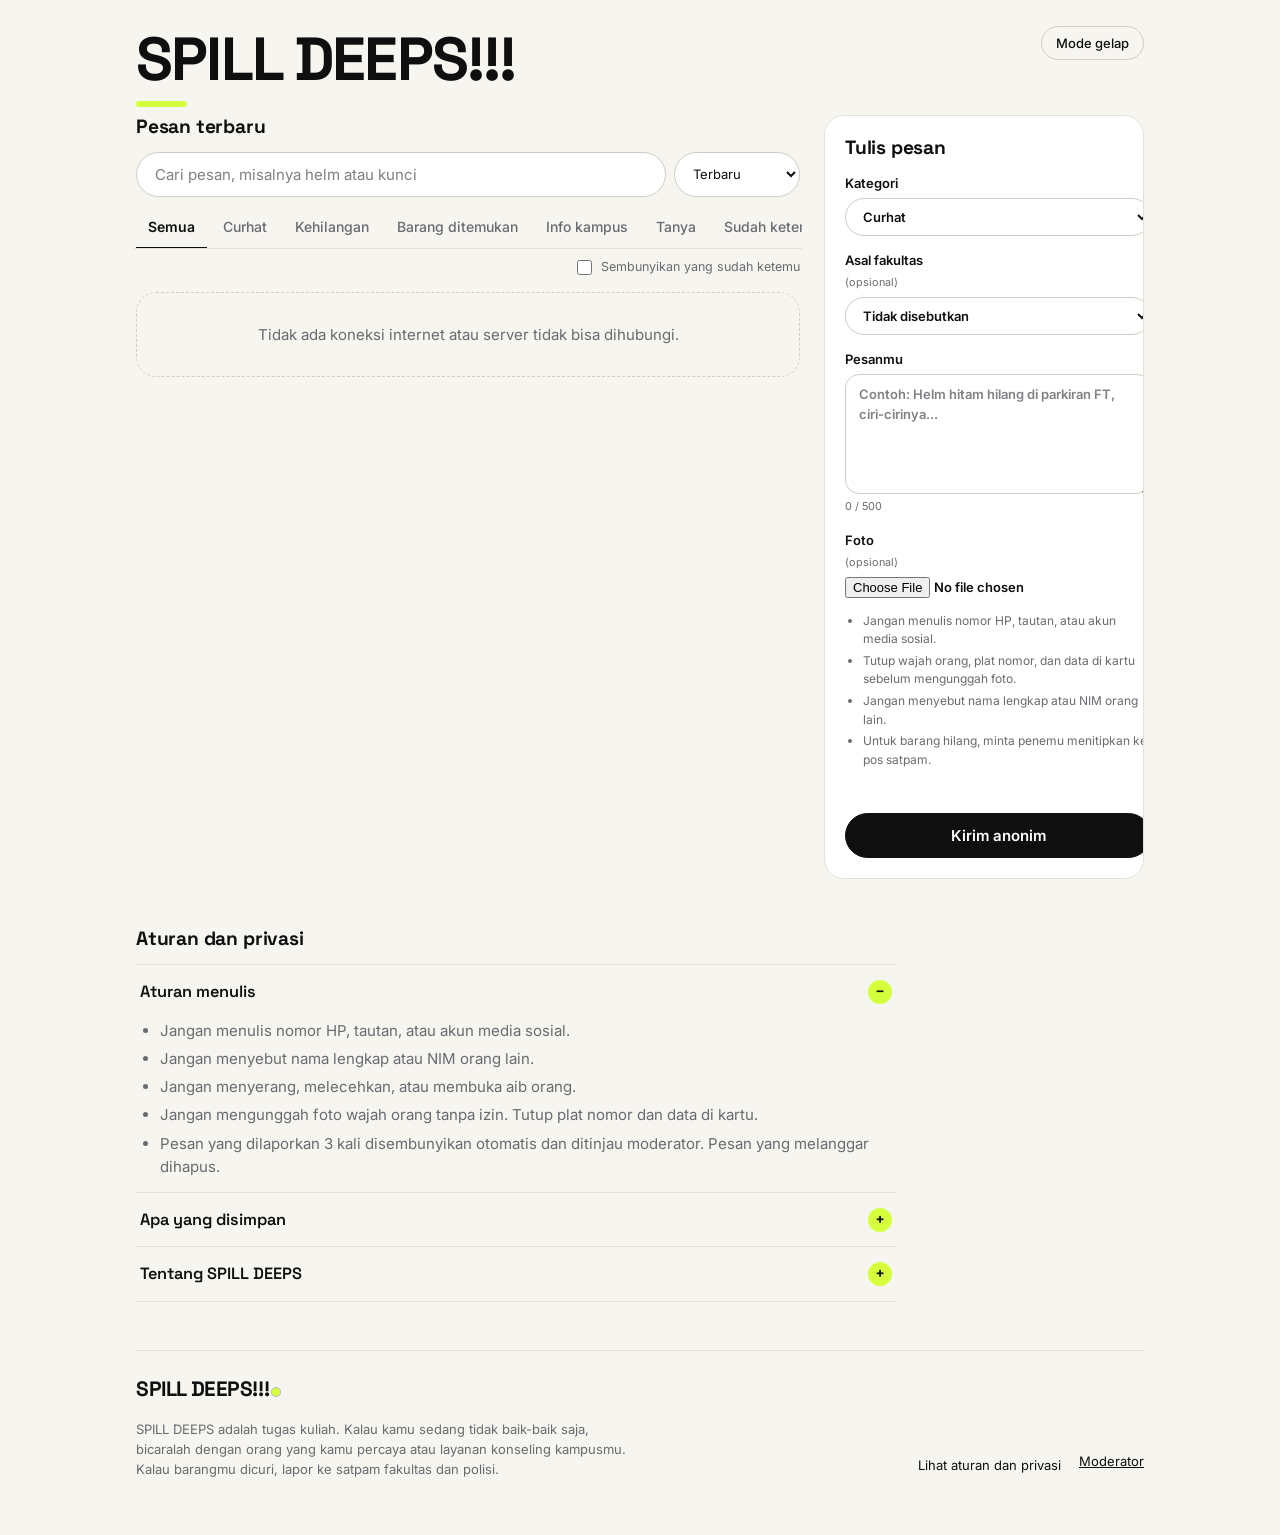
<file: index.html>
<!doctype html>
<html lang="id">
<head>
<meta charset="utf-8">
<meta name="viewport" content="width=device-width, initial-scale=1">
<meta name="color-scheme" content="light dark">
<meta name="theme-color" content="#f6f5f0" media="(prefers-color-scheme: light)">
<meta name="theme-color" content="#09090a" media="(prefers-color-scheme: dark)">
<meta name="description" content="Papan pesan anonim sekitar kampus: curhat, cari barang hilang, info, dan tanya-tanya tanpa menyebut nama.">
<meta property="og:type" content="website">
<meta property="og:title" content="Mading Anon">
<meta property="og:description" content="Curhat, cari barang hilang, dan tanya-tanya soal kampus tanpa menyebut nama.">
<link rel="icon" href="data:image/svg+xml,%3Csvg xmlns='http://www.w3.org/2000/svg' viewBox='0 0 64 64'%3E%3Crect width='64' height='64' rx='12' fill='%230f0f10'/%3E%3Cpath d='M14 46V18h8l10 14 10-14h8v28h-8V32L32 46 22 32v14z' fill='%23d4ff3a'/%3E%3C/svg%3E">
<title>Mading Anon</title>
<link rel="preconnect" href="https://fonts.googleapis.com">
<link rel="preconnect" href="https://fonts.gstatic.com" crossorigin>
<link href="https://fonts.googleapis.com/css2?family=Space+Grotesk:wght@600;700&family=Inter:wght@400;500;600&family=DM+Mono:wght@500&display=swap" rel="stylesheet">
<link rel="stylesheet" href="style.css">
<script>try { var t = localStorage.getItem("madinganon.theme"); if (t) document.documentElement.setAttribute("data-theme", JSON.parse(t)); } catch (e) {}</script>
</head>
<body>
<div class="bar" aria-hidden="true"></div>
<div class="wrap">
  <header class="top">
    <button type="button" class="themebtn" id="themeBtn" aria-pressed="false">Mode gelap</button>
    <h1>SPILL DEEPS!!!</h1>
  </header>

  <div class="layout">
    <main>
      <h2 class="panel-title">Pesan terbaru</h2>
      <div class="toolbar">
        <input type="search" id="q" class="search" placeholder="Cari pesan, misalnya helm atau kunci" aria-label="Cari pesan">
        <select id="sortBy" class="sortsel" aria-label="Urutkan pesan">
          <option value="new">Terbaru</option>
          <option value="relate">Paling relate</option>
        </select>
      </div>
      <div class="filters" id="catFilters" role="group" aria-label="Filter kategori"></div>
      <label class="chk"><input type="checkbox" id="hideDone"> Sembunyikan yang sudah ketemu</label>
      <ul class="list" id="list"></ul>
    </main>

    <aside class="formbox" id="formbox" aria-label="Tulis pesan">
      <div class="sheet-head">
        <h2 class="panel-title">Tulis pesan</h2>
        <button type="button" class="sheet-close" id="sheetClose" aria-label="Tutup form">&times;</button>
      </div>
      <form id="postForm" novalidate>
        <label for="fCat">Kategori
          <select id="fCat"></select>
        </label>
        <label for="fFak">Asal fakultas <small>(opsional)</small>
          <select id="fFak"></select>
        </label>
        <label for="fMsg">Pesanmu
          <textarea id="fMsg" maxlength="500" placeholder="Contoh: Helm hitam hilang di parkiran FT, ciri-cirinya..."></textarea>
          <small id="counter">0 / 500</small>
        </label>
        <label for="fPhoto">Foto <small>(opsional)</small>
          <input type="file" id="fPhoto" accept="image/*">
        </label>
        <div class="pvwrap" id="pvwrap" hidden>
          <img id="preview" class="preview" alt="Pratinjau foto yang akan dikirim">
          <button type="button" class="link" id="rmPhoto">Hapus foto</button>
        </div>
        <ul class="rules">
          <li>Jangan menulis nomor HP, tautan, atau akun media sosial.</li>
          <li>Tutup wajah orang, plat nomor, dan data di kartu sebelum mengunggah foto.</li>
          <li>Jangan menyebut nama lengkap atau NIM orang lain.</li>
          <li>Untuk barang hilang, minta penemu menitipkan ke pos satpam.</li>
        </ul>
        <p class="err" id="formErr" role="alert"></p>
        <button class="btn" type="submit">Kirim anonim</button>
      </form>
    </aside>
  </div>

  <section class="aturan" id="aturan">
    <h2 class="panel-title">Aturan dan privasi</h2>
    <details open>
      <summary>Aturan menulis</summary>
      <ul>
        <li>Jangan menulis nomor HP, tautan, atau akun media sosial.</li>
        <li>Jangan menyebut nama lengkap atau NIM orang lain.</li>
        <li>Jangan menyerang, melecehkan, atau membuka aib orang.</li>
        <li>Jangan mengunggah foto wajah orang tanpa izin. Tutup plat nomor dan data di kartu.</li>
        <li>Pesan yang dilaporkan 3 kali disembunyikan otomatis dan ditinjau moderator. Pesan yang melanggar dihapus.</li>
      </ul>
    </details>
    <details>
      <summary>Apa yang disimpan</summary>
      <ul>
        <li>Tidak ada akun dan tidak ada login. Kode "Anon #xxxx" dibuat acak dan tidak terkait identitasmu.</li>
        <li>Pesan, balasan, dan foto disimpan di database server supaya bisa dilihat semua orang. Foto diperkecil dan data lokasi di dalamnya dihapus.</li>
        <li>Alamat IP tidak disimpan apa adanya. Hanya versi acaknya (hash) yang dipakai untuk membatasi jumlah kiriman dan laporan.</li>
        <li>Pesanmu hanya bisa kamu hapus dari browser yang sama dengan yang kamu pakai untuk mengirimnya, karena tidak ada akun.</li>
      </ul>
    </details>
    <details>
      <summary>Tentang SPILL DEEPS</summary>
      <p>SPILL DEEPS adalah tugas kuliah dan tidak berafiliasi dengan universitas, fakultas, atau akun menfess mana pun. Untuk kehilangan karena pencurian atau kejadian serius, lapor langsung ke satpam fakultas atau pihak berwenang.</p>
    </details>
  </section>

  <footer>
    <div class="wordmark" aria-hidden="true">SPILL DEEPS!!!</div>
    <div class="footcols">
      <p>SPILL DEEPS adalah tugas kuliah. Kalau kamu sedang tidak baik-baik saja, bicaralah dengan orang yang kamu percaya atau layanan konseling kampusmu. Kalau barangmu dicuri, lapor ke satpam fakultas dan polisi.</p>
      <p class="footlinks"><button type="button" class="link" id="rulesBtn">Lihat aturan dan privasi</button><a href="moderator.html">Moderator</a></p>
    </div>
  </footer>
</div>
<button type="button" class="fab" id="fab" aria-haspopup="dialog" aria-controls="formbox"><span aria-hidden="true">+</span> Tulis pesan</button>
<div class="backdrop" id="backdrop" hidden></div>
<div class="toast" id="toast" hidden></div>
<script src="config.js"></script>
<script src="shared.js"></script>
<script src="script.js"></script>
</body>
</html>
</file>
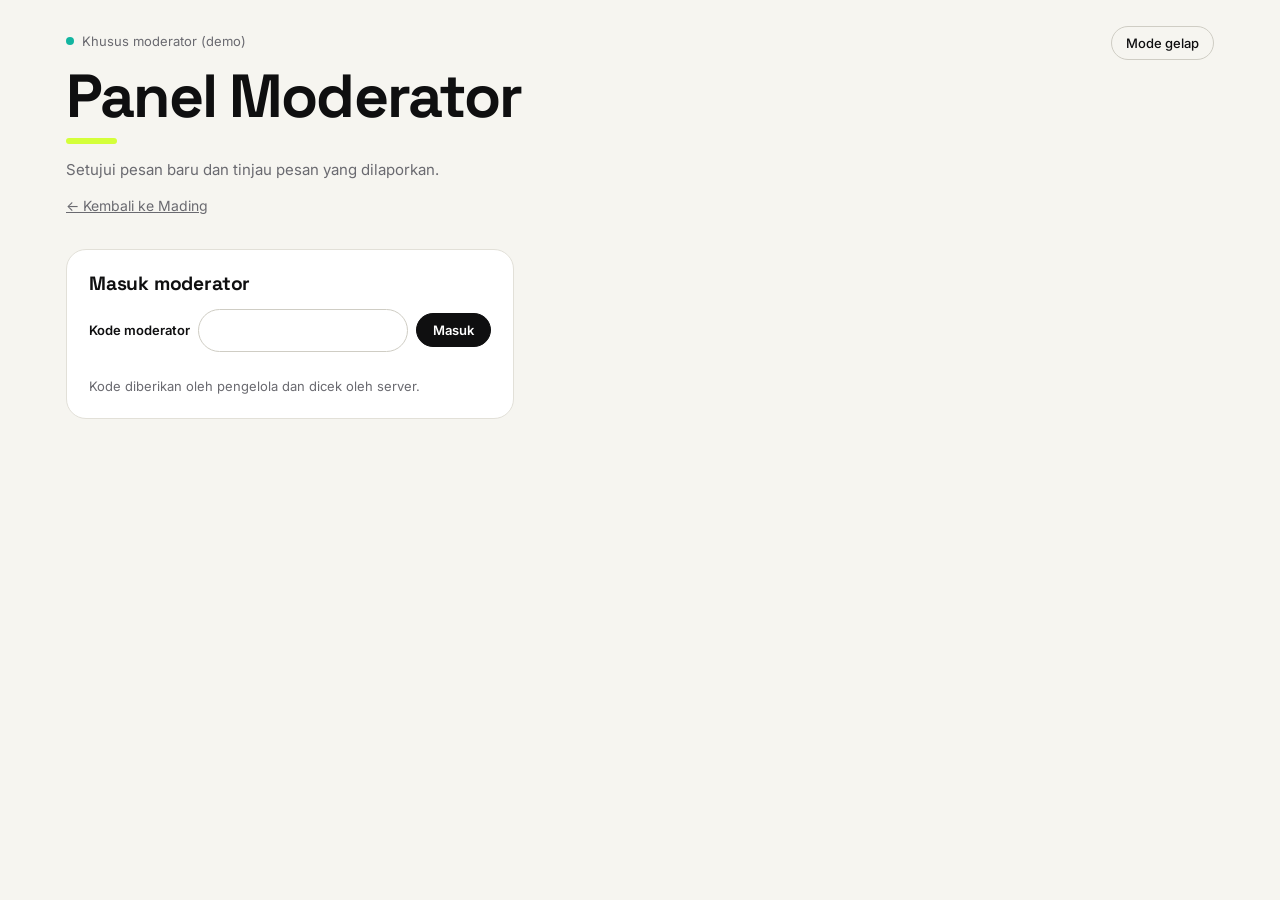
<file: moderator.html>
<!doctype html>
<html lang="id">
<head>
<meta charset="utf-8">
<meta name="viewport" content="width=device-width, initial-scale=1">
<meta name="color-scheme" content="light dark">
<meta name="robots" content="noindex">
<title>Panel Moderator</title>
<link rel="preconnect" href="https://fonts.googleapis.com">
<link rel="preconnect" href="https://fonts.gstatic.com" crossorigin>
<link href="https://fonts.googleapis.com/css2?family=Space+Grotesk:wght@600;700&family=Inter:wght@400;500;600&family=DM+Mono:wght@500&display=swap" rel="stylesheet">
<link rel="stylesheet" href="style.css">
<script>try { var t = localStorage.getItem("madinganon.theme"); if (t) document.documentElement.setAttribute("data-theme", JSON.parse(t)); } catch (e) {}</script>
</head>
<body class="modpage">
<div class="bar" aria-hidden="true"></div>
<div class="wrap">
  <header class="top">
    <div class="topactions">
      <button type="button" class="themebtn" id="themeBtn" aria-pressed="false">Mode gelap</button>
      <button type="button" class="themebtn" id="logoutBtn" hidden>Keluar</button>
    </div>
    <div class="city">Khusus moderator (demo)</div>
    <h1>Panel Moderator</h1>
    <p>Setujui pesan baru dan tinjau pesan yang dilaporkan.</p>
    <p class="backlink"><a href="index.html">← Kembali ke Mading</a></p>
  </header>

  <section class="gate" id="gate">
    <h2 class="panel-title">Masuk moderator</h2>
    <form class="modlogin" id="modLogin">
      <label for="modCode">Kode moderator</label>
      <input type="password" id="modCode" autocomplete="off" maxlength="40">
      <button type="submit" class="btn small">Masuk</button>
      <p class="err" id="modErr" role="alert"></p>
    </form>
    <p class="mempty">Kode diberikan oleh pengelola dan dicek oleh server.</p>
  </section>

  <section id="dash" hidden>
    <div class="mstats" id="mstats"></div>
    <div class="mcols">
      <section>
        <h2 class="panel-title" id="pendTitle">Menunggu persetujuan</h2>
        <ul class="mlist" id="pendList"></ul>
      </section>
      <section>
        <h2 class="panel-title" id="repTitle">Dilaporkan</h2>
        <ul class="mlist" id="repList"></ul>
      </section>
    </div>
    <p class="mempty note-data">Daftar ini diperbarui otomatis tiap 20 detik dan memuat pesan dari semua pengunjung.</p>
  </section>
</div>
<div class="toast" id="toast" hidden></div>
<script src="config.js"></script>
<script src="shared.js"></script>
<script src="moderator.js"></script>
</body>
</html>
</file>
<file: style.css>
/* Tampilan: timeline ala media sosial. Satu feed bergaris tipis, avatar bulat, tab kategori.
   Ciri khasnya: hitam-putih bersih dengan satu warna stabilo hijau neon (lime) dan huruf Space Grotesk.
   Layout: feed di kiri, form tulis pesan di kanan (menumpuk di layar kecil). */
:root {
  --bg: #f6f5f0;
  --panel: #ffffff;
  --field-bg: #ffffff;
  --ink: #0f0f10;
  --muted: #6a6a70;
  --strong: #0f0f10;
  --line: #e2e0d8;
  --field-line: #cfcdc4;
  --accent: #d4ff3a;
  --accent-ink: #0f0f10;
  --btn-bg: #0f0f10;
  --btn-fg: #ffffff;
  --focus: #0f0f10;
  --danger: #c7260b;
  --notice-bg: #fffbd6;
  --ok-bg: #dcf5e6; --ok-fg: #0b6b45;
  --warn-bg: #ffe9c2; --warn-fg: #8f4300;
  --bad-bg: #ffdcd3; --bad-fg: #a8200a;
  --d-curhat: #ff4f8b; --d-kehilangan: #ff8a1f; --d-ditemukan: #12b5a0; --d-info: #3b82f6; --d-tanya: #8b5cf6;
  --font-display: "Space Grotesk", "Segoe UI", system-ui, sans-serif;
  --font-body: "Inter", "Segoe UI", system-ui, sans-serif;
  --font-mono: "DM Mono", ui-monospace, monospace;
  color-scheme: light;
}
@media (prefers-color-scheme: dark) {
  :root:not([data-theme="light"]) {
    --bg: #09090a; --panel: #121214; --field-bg: #0b0b0c; --ink: #f3f3ef; --muted: #9a9aa3; --strong: #f3f3ef;
    --line: #26262b; --field-line: #3a3a41; --accent: #d4ff3a; --accent-ink: #0b0b0c;
    --btn-bg: #d4ff3a; --btn-fg: #0b0b0c; --focus: #d4ff3a;
    --danger: #ff9a86; --notice-bg: #24240f;
    --ok-bg: #123624; --ok-fg: #7fe0aa; --warn-bg: #4a3410; --warn-fg: #ffc971; --bad-bg: #4d1d18; --bad-fg: #ffb0a6;
    color-scheme: dark;
  }
}
:root[data-theme="dark"] {
  --bg: #09090a; --panel: #121214; --field-bg: #0b0b0c; --ink: #f3f3ef; --muted: #9a9aa3; --strong: #f3f3ef;
  --line: #26262b; --field-line: #3a3a41; --accent: #d4ff3a; --accent-ink: #0b0b0c;
  --btn-bg: #d4ff3a; --btn-fg: #0b0b0c; --focus: #d4ff3a;
  --danger: #ff9a86; --notice-bg: #24240f;
  --ok-bg: #123624; --ok-fg: #7fe0aa; --warn-bg: #4a3410; --warn-fg: #ffc971; --bad-bg: #4d1d18; --bad-fg: #ffb0a6;
  color-scheme: dark;
}

* { box-sizing: border-box; }
[hidden] { display: none !important; }
body { margin: 0; background: var(--bg); color: var(--ink); font-family: var(--font-body); font-size: 15px; line-height: 1.55; }
.wrap { max-width: 1040px; margin-inline: auto; padding-inline: 16px; padding-block: 0 56px; }
.modpage .wrap { max-width: 1180px; }
h1, h2, h3 { font-family: var(--font-display); font-weight: 700; margin: 0; text-wrap: balance; }
button, input, select, textarea { font: inherit; color: inherit; }
:focus-visible { outline: 2px solid var(--focus); outline-offset: 2px; }
a { color: inherit; }
.bar { display: none; }

/* header */
.top { position: relative; padding-block: 28px 8px; }
.top h1 { font-size: clamp(2.4rem, 8vw, 3.8rem); line-height: 1.05; letter-spacing: -0.03em; }
.top h1::after { content: ""; display: block; width: 3.2rem; height: .38rem; margin-top: .55rem; border-radius: 99px; background: var(--accent); }
.top .city { display: inline-flex; align-items: center; gap: 8px; margin-bottom: 14px; font-size: 13px; color: var(--muted); }
.top .city::before { content: ""; width: 8px; height: 8px; border-radius: 50%; background: var(--d-ditemukan); }
.top p { margin: 14px 0 0; max-width: 46ch; color: var(--muted); }
.backlink { margin: 10px 0 0; font-size: 14px; }
.themebtn { position: absolute; top: 26px; right: 0; background: transparent; color: var(--ink); border: 1px solid var(--field-line); border-radius: 999px; padding: 6px 14px; font-size: 13px; font-weight: 500; cursor: pointer; }
.topactions { position: absolute; top: 26px; right: 0; display: flex; gap: 8px; }
.topactions .themebtn { position: static; }

.notice { margin-block: 18px 26px; padding: 12px 16px; border: 1px solid var(--line); border-left: 4px solid var(--accent); border-radius: 12px; font-size: 13px; background: var(--notice-bg); color: var(--ink); }
.notice strong { font-weight: 600; }

.layout { display: grid; grid-template-columns: minmax(0, 1fr) 20rem; gap: 24px; align-items: start; }
.panel-title { font-size: 1.2rem; line-height: 1.2; margin-bottom: 14px; letter-spacing: -0.01em; }

/* pencarian, filter, urutan */
select, textarea, input[type="text"], input[type="password"], input[type="search"] {
  background: var(--field-bg); border: 1px solid var(--field-line); border-radius: 12px; padding: 9px 13px; width: 100%;
}
select { border-radius: 999px; }
input:focus, select:focus, textarea:focus { border-color: var(--ink); }
input[type="file"] { font-size: 13px; }
::placeholder { color: var(--muted); opacity: .85; }
.toolbar { display: flex; gap: 8px; margin-bottom: 10px; }
.toolbar .search { flex: 1 1 auto; min-width: 0; margin: 0; padding: 10px 18px; border-radius: 999px; background: var(--panel); }
.sortsel { flex: none; width: auto; padding: 9px 14px; background: var(--panel); font-size: 13px; }
/* kategori: satu baris tab yang bisa digeser, tanpa membungkus */
.filters { display: flex; gap: 4px; margin: 0 -2px 8px; padding: 0 2px; overflow-x: auto; scrollbar-width: none; border-bottom: 1px solid var(--line); -webkit-overflow-scrolling: touch; }
.filters::-webkit-scrollbar { display: none; }
.chip { flex: none; border: 0; border-bottom: 2px solid transparent; margin-bottom: -1px; border-radius: 0; padding: 9px 12px; font-size: 14px; font-weight: 500; cursor: pointer; color: var(--muted); background: transparent; white-space: nowrap; }
.chip:hover { color: var(--ink); }
.chip[aria-pressed="true"] { color: var(--ink); border-bottom-color: var(--ink); font-weight: 600; }
.chk { display: flex; flex-direction: row; align-items: center; justify-content: flex-end; gap: 6px; margin: 0 0 14px; font-size: 12.5px; font-weight: 400; color: var(--muted); cursor: pointer; }
.chk input { width: 15px; height: 15px; accent-color: var(--ink); }
time.ago { white-space: nowrap; }

/* feed: satu kolom bergaris, tiap pesan dipisah garis tipis */
.list, .mlist { list-style: none; margin: 0; padding: 0; display: grid; gap: 0; background: var(--panel); border: 1px solid var(--line); border-radius: 20px; overflow: hidden; }
.list:has(> .empty), .mlist:has(> .empty) { background: transparent; border: 0; }
.note { --dot: var(--ink); background: transparent; color: var(--ink); padding: 16px 20px 14px; display: grid; gap: 10px; min-width: 0; border-bottom: 1px solid var(--line); position: relative; }
.note:last-child { border-bottom: 0; }
.c-curhat { --dot: var(--d-curhat); }
.c-kehilangan { --dot: var(--d-kehilangan); }
.c-ditemukan { --dot: var(--d-ditemukan); }
.c-info { --dot: var(--d-info); }
.c-tanya { --dot: var(--d-tanya); }
.note.mine::before { content: ""; position: absolute; left: 0; top: 14px; bottom: 14px; width: 4px; border-radius: 0 4px 4px 0; background: var(--accent); }
.note.resolved { opacity: .62; }
.meta { display: flex; flex-wrap: wrap; gap: 4px 10px; align-items: center; font-size: 12.5px; color: var(--muted); }
.anon { order: -1; font-family: var(--font-body); font-weight: 600; color: var(--ink); display: inline-flex; align-items: center; gap: 8px; }
.anon::before { content: ""; width: 26px; height: 26px; border-radius: 50%; background: var(--dot); box-shadow: inset 0 0 0 3px color-mix(in srgb, var(--bg) 35%, transparent); }
.tag { font-weight: 600; font-size: 12px; border-radius: 999px; padding: 1px 10px; color: var(--ink); background: color-mix(in srgb, var(--dot) 18%, transparent); border: 1px solid color-mix(in srgb, var(--dot) 55%, transparent); }
.badge { font-size: 12px; font-weight: 600; border-radius: 999px; padding: 1px 10px; }
.badge.done { background: var(--ok-bg); color: var(--ok-fg); }
.badge.wait { background: var(--warn-bg); color: var(--warn-fg); }
.badge.report { background: var(--bad-bg); color: var(--bad-fg); }
.text { margin: 0; white-space: pre-line; overflow-wrap: anywhere; font-size: 15.5px; }
.photo { display: block; max-width: 100%; max-height: 360px; border-radius: 16px; border: 1px solid var(--line); background: var(--bg); object-fit: contain; }
.foot, .mact { display: flex; flex-wrap: wrap; gap: 6px 12px; align-items: center; }
.rside { margin-left: auto; display: flex; flex-wrap: wrap; gap: 4px 12px; }
.relate { display: inline-flex; gap: 7px; align-items: center; border: 1px solid var(--line); border-radius: 999px; padding: 4px 14px; cursor: pointer; font-weight: 500; background: transparent; color: var(--ink); }
.relate:hover { border-color: var(--ink); }
.relate[aria-pressed="true"] { background: var(--accent); border-color: var(--accent); color: var(--accent-ink); }
.relate .c { font-variant-numeric: tabular-nums; }
.link { background: none; border: 0; padding: 4px 2px; cursor: pointer; color: var(--muted); font-size: 13px; text-decoration: none; }
.link:hover { color: var(--ink); text-decoration: underline; text-underline-offset: 3px; }
.link.danger { color: var(--danger); font-weight: 600; }
.replies { border-top: 1px solid var(--line); padding-top: 12px; display: grid; gap: 8px; }
.replies ul { list-style: none; margin: 0; padding: 0 0 0 12px; border-left: 2px solid var(--line); display: grid; gap: 6px; font-size: 14px; }
.replies li { overflow-wrap: anywhere; }
.replies li > ul { margin-top: 8px; padding: 0 0 0 12px; border-left: 2px solid var(--line); list-style: none; display: grid; gap: 8px; }
.rep { display: grid; gap: 2px; }
.ract { display: flex; gap: 10px; }
.ract .link { font-size: 12px; padding: 2px 0; }
.rdel { color: var(--muted); font-style: italic; }
.rep .rform { margin-top: 4px; }
.rform { flex-wrap: wrap; align-items: center; }
.rform input { flex: 1 1 10rem; }
.rform .btn, .rform .link { flex: none; white-space: nowrap; }
.rline .anon { display: inline-flex; vertical-align: middle; margin-right: 6px; font-size: 13px; }
.rline .anon::before { width: 18px; height: 18px; box-shadow: none; }
.empty-r { color: var(--muted); font-size: 13px; }
.rform { display: flex; gap: 8px; }
.rform input { min-width: 0; border-radius: 999px; }
.empty { border: 1px dashed var(--field-line); border-radius: 20px; padding: 30px 18px; text-align: center; color: var(--muted); background: transparent; }

/* tombol */
.btn { background: var(--btn-bg); color: var(--btn-fg); border: 1px solid var(--btn-bg); border-radius: 999px; padding: 10px 24px; font-weight: 600; cursor: pointer; }
.btn.small { padding: 6px 16px; font-size: 13px; }

/* form tulis pesan */
.formbox { background: var(--panel); border: 1px solid var(--line); border-radius: 20px; padding: 20px; position: sticky; top: 16px; max-height: calc(100vh - 32px); max-height: calc(100dvh - 32px); overflow-y: auto; overscroll-behavior: contain; }
.sheet-head { display: flex; align-items: center; justify-content: space-between; margin-bottom: 14px; }
.sheet-head .panel-title { margin: 0; }
.sheet-close { display: none; width: 34px; height: 34px; border-radius: 50%; border: 1px solid var(--line); background: transparent; font-size: 22px; line-height: 1; cursor: pointer; color: var(--ink); }
.fab, .backdrop { display: none; }
form { display: grid; gap: 14px; }
label { display: grid; gap: 5px; font-size: 13px; font-weight: 600; }
label small { font-weight: 400; color: var(--muted); }
textarea { min-height: 120px; resize: vertical; border-radius: 14px; }
.rules { margin: 0; padding-left: 18px; font-size: 12px; color: var(--muted); display: grid; gap: 3px; }
.err { color: var(--danger); font-size: 13px; min-height: 1.2em; margin: 0; }
.pvwrap { display: flex; flex-direction: column; align-items: flex-start; gap: 4px; }
.preview { max-width: 100%; max-height: 140px; border-radius: 12px; border: 1px solid var(--line); }
.toast { position: fixed; left: 50%; bottom: calc(20px + env(safe-area-inset-bottom, 0px)); transform: translateX(-50%); background: var(--ink); color: var(--bg); padding: 11px 22px; border-radius: 999px; font-size: 14px; max-width: calc(100% - 32px); z-index: 60; text-align: center; }

/* aturan dan privasi */
.aturan { margin-top: 48px; max-width: 760px; }
.aturan details { border-bottom: 1px solid var(--line); }
.aturan details:first-of-type { border-top: 1px solid var(--line); }
.aturan summary { display: flex; align-items: center; justify-content: space-between; gap: 12px; padding: 14px 4px; cursor: pointer; list-style: none; font-family: var(--font-display); font-weight: 600; font-size: 1.02rem; }
.aturan summary::-webkit-details-marker { display: none; }
.aturan summary::after { content: "+"; flex: none; width: 24px; height: 24px; border-radius: 50%; background: var(--accent); color: var(--accent-ink); display: grid; place-items: center; font-weight: 600; line-height: 1; }
.aturan details[open] summary::after { content: "−"; }
.aturan ul { margin: 0 4px 14px; padding-left: 20px; display: grid; gap: 5px; color: var(--muted); }
.aturan p { margin: 0 4px 14px; color: var(--muted); }

/* footer */
footer { margin-top: 48px; padding-top: 22px; border-top: 1px solid var(--line); display: grid; gap: 14px; font-size: 13px; color: var(--muted); }
.wordmark { font-family: var(--font-display); font-weight: 700; font-size: 1.3rem; letter-spacing: -0.02em; color: var(--ink); }
.wordmark::after { content: ""; display: inline-block; width: .5rem; height: .5rem; margin-left: .2rem; border-radius: 50%; background: var(--accent); box-shadow: 0 0 0 1px color-mix(in srgb, var(--ink) 25%, transparent); }
.footcols { display: grid; grid-template-columns: minmax(0, 1fr) auto; gap: 14px 40px; align-items: end; }
.footcols p { margin: 0; max-width: 62ch; }
.footlinks { display: flex; flex-wrap: wrap; gap: 4px 16px; }
footer .link, footer a { color: var(--ink); font-size: 13px; }

/* login moderator */
.modlogin { display: flex; flex-wrap: wrap; gap: 8px; align-items: center; margin-top: 12px; max-width: 28rem; }
.modlogin label { font-size: 13px; }
.modlogin input { flex: 1 1 10rem; min-width: 0; border-radius: 999px; }
.modlogin .err { flex-basis: 100%; }
.mempty { margin: 0; color: var(--muted); font-size: 13px; }

/* halaman moderator */
.gate { max-width: 28rem; background: var(--panel); border: 1px solid var(--line); border-radius: 20px; padding: 22px; margin-block: 24px; }
.gate .modlogin { margin-top: 4px; }
.mstats { display: grid; grid-template-columns: repeat(auto-fit, minmax(9rem, 1fr)); gap: 10px; margin-block: 22px; }
.mstat { border: 1px solid var(--line); border-radius: 16px; padding: 14px 16px; min-width: 0; background: var(--panel); }
.mstat:nth-child(1) { background: var(--accent); border-color: var(--accent); color: var(--accent-ink); }
.mstat .n { display: block; font-family: var(--font-display); font-weight: 700; font-size: 2.2rem; line-height: 1.1; font-variant-numeric: tabular-nums; }
.mstat .l { font-size: 12px; }
.mcols { display: grid; grid-template-columns: repeat(2, minmax(0, 1fr)); gap: 24px; align-items: start; }
.note-data { margin-top: 28px; }

@media (max-width: 960px) {
  .mcols { grid-template-columns: minmax(0, 1fr); }
}
@media (max-width: 860px) {
  .layout { grid-template-columns: minmax(0, 1fr); }
  .wrap { padding-bottom: 96px; }
  /* form jadi lembar dari bawah layar */
  .formbox { position: fixed; left: 0; right: 0; bottom: 0; top: auto; z-index: 50; max-height: 88vh; max-height: 88dvh; border-radius: 24px 24px 0 0; border-width: 1px 0 0; padding: 18px 18px calc(20px + env(safe-area-inset-bottom, 0px)); transform: translateY(105%); visibility: hidden; box-shadow: 0 -12px 40px rgba(0, 0, 0, .18); }
  .formbox.open { transform: none; visibility: visible; }
  .sheet-close { display: grid; place-items: center; }
  .backdrop { display: block; position: fixed; inset: 0; z-index: 45; background: rgba(0, 0, 0, .45); }
  .backdrop[hidden] { display: none; }
  .fab { display: inline-flex; align-items: center; gap: 8px; position: fixed; right: 16px; bottom: calc(18px + env(safe-area-inset-bottom, 0px)); z-index: 40; border: 0; border-radius: 999px; padding: 13px 20px; font-weight: 600; font-size: 15px; background: var(--accent); color: var(--accent-ink); box-shadow: 0 6px 20px rgba(0, 0, 0, .25); cursor: pointer; }
  .fab span { font-size: 20px; line-height: 1; }
  .sheet-open .fab { display: none; }
  body.sheet-open { overflow: hidden; }
  .toast { bottom: calc(84px + env(safe-area-inset-bottom, 0px)); }
  .sheet-open .toast { bottom: calc(24px + env(safe-area-inset-bottom, 0px)); }
  .footcols { grid-template-columns: minmax(0, 1fr); }
}
@media (max-width: 520px) {
  .topactions { position: static; margin-bottom: 12px; }
  .note { padding: 14px 16px 12px; }
}
@media (prefers-reduced-motion: no-preference) {
  .chip, .btn, .relate, .themebtn { transition: background-color .15s, border-color .15s, color .15s; }
  .formbox { transition: transform .25s ease, visibility .25s; }
  .fab { transition: transform .15s; }
  .fab:active { transform: scale(.96); }
  .btn:hover { opacity: .88; }
}
</file>
